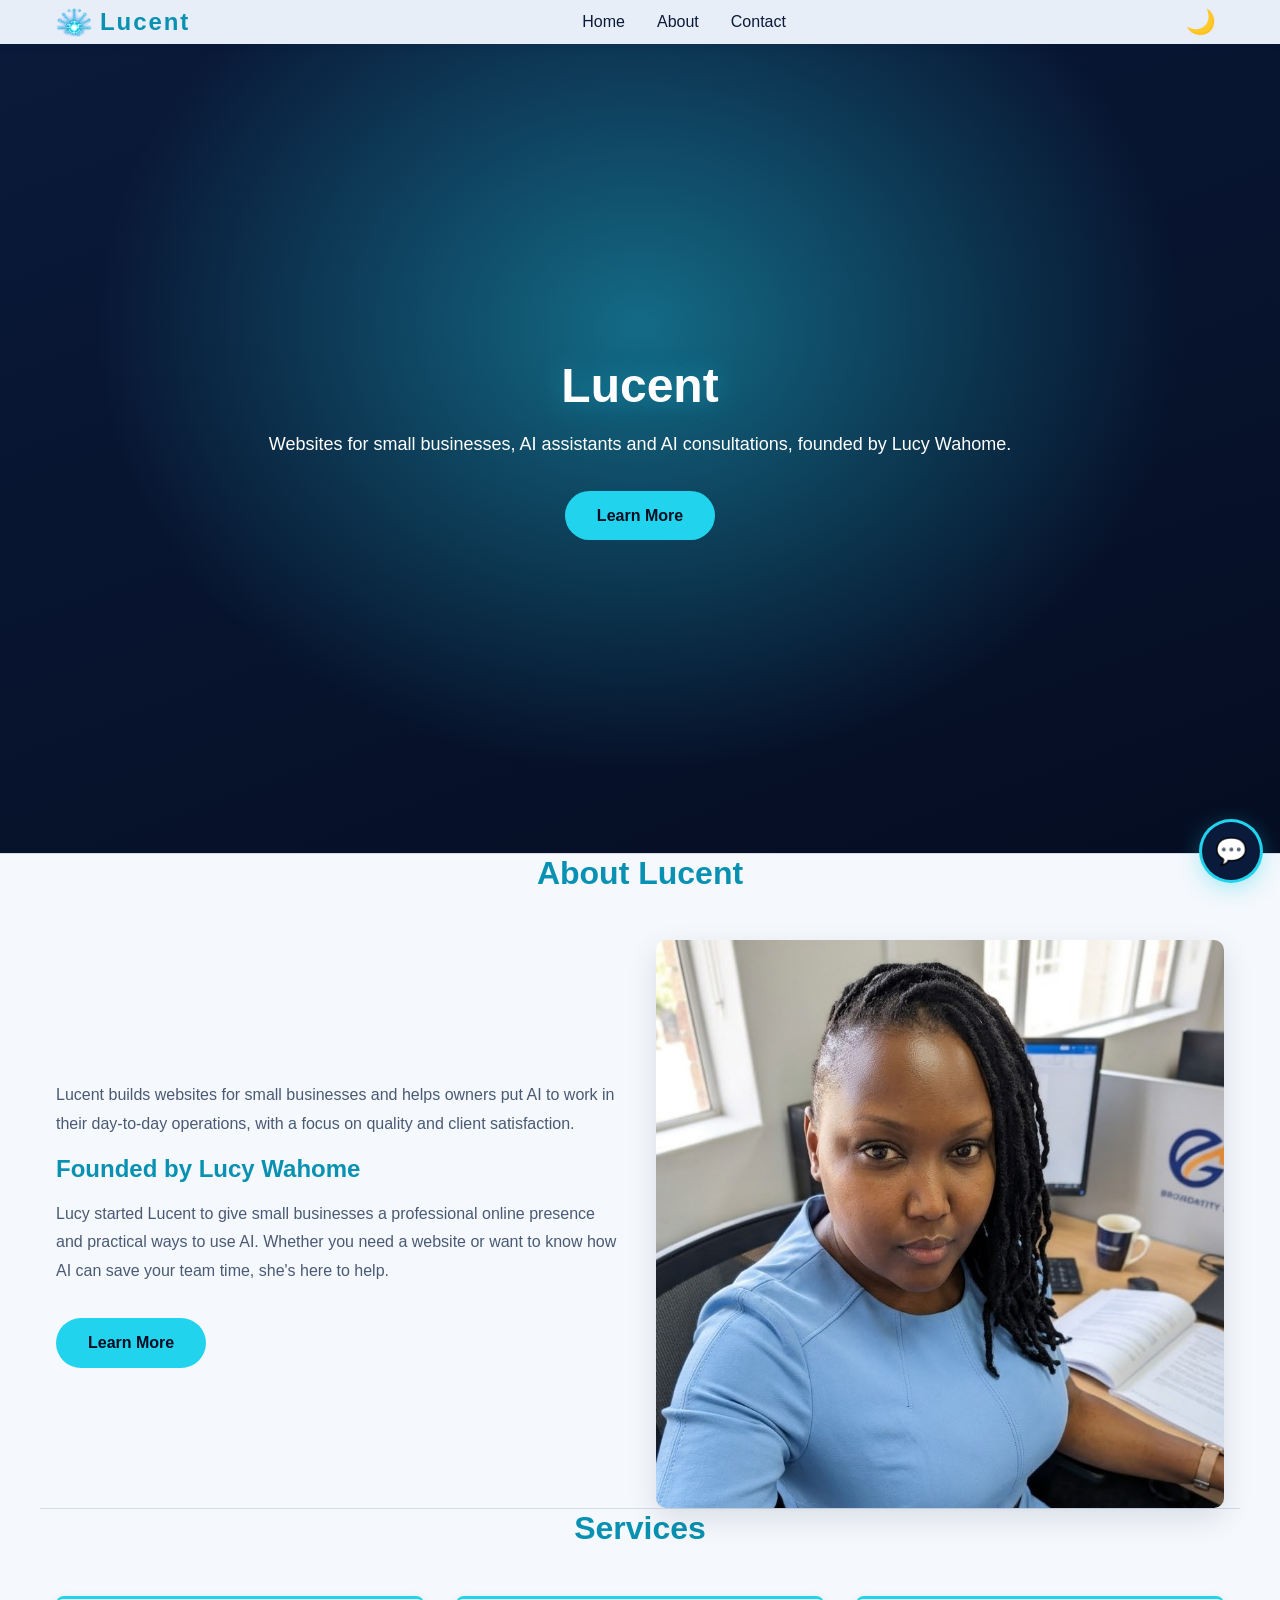
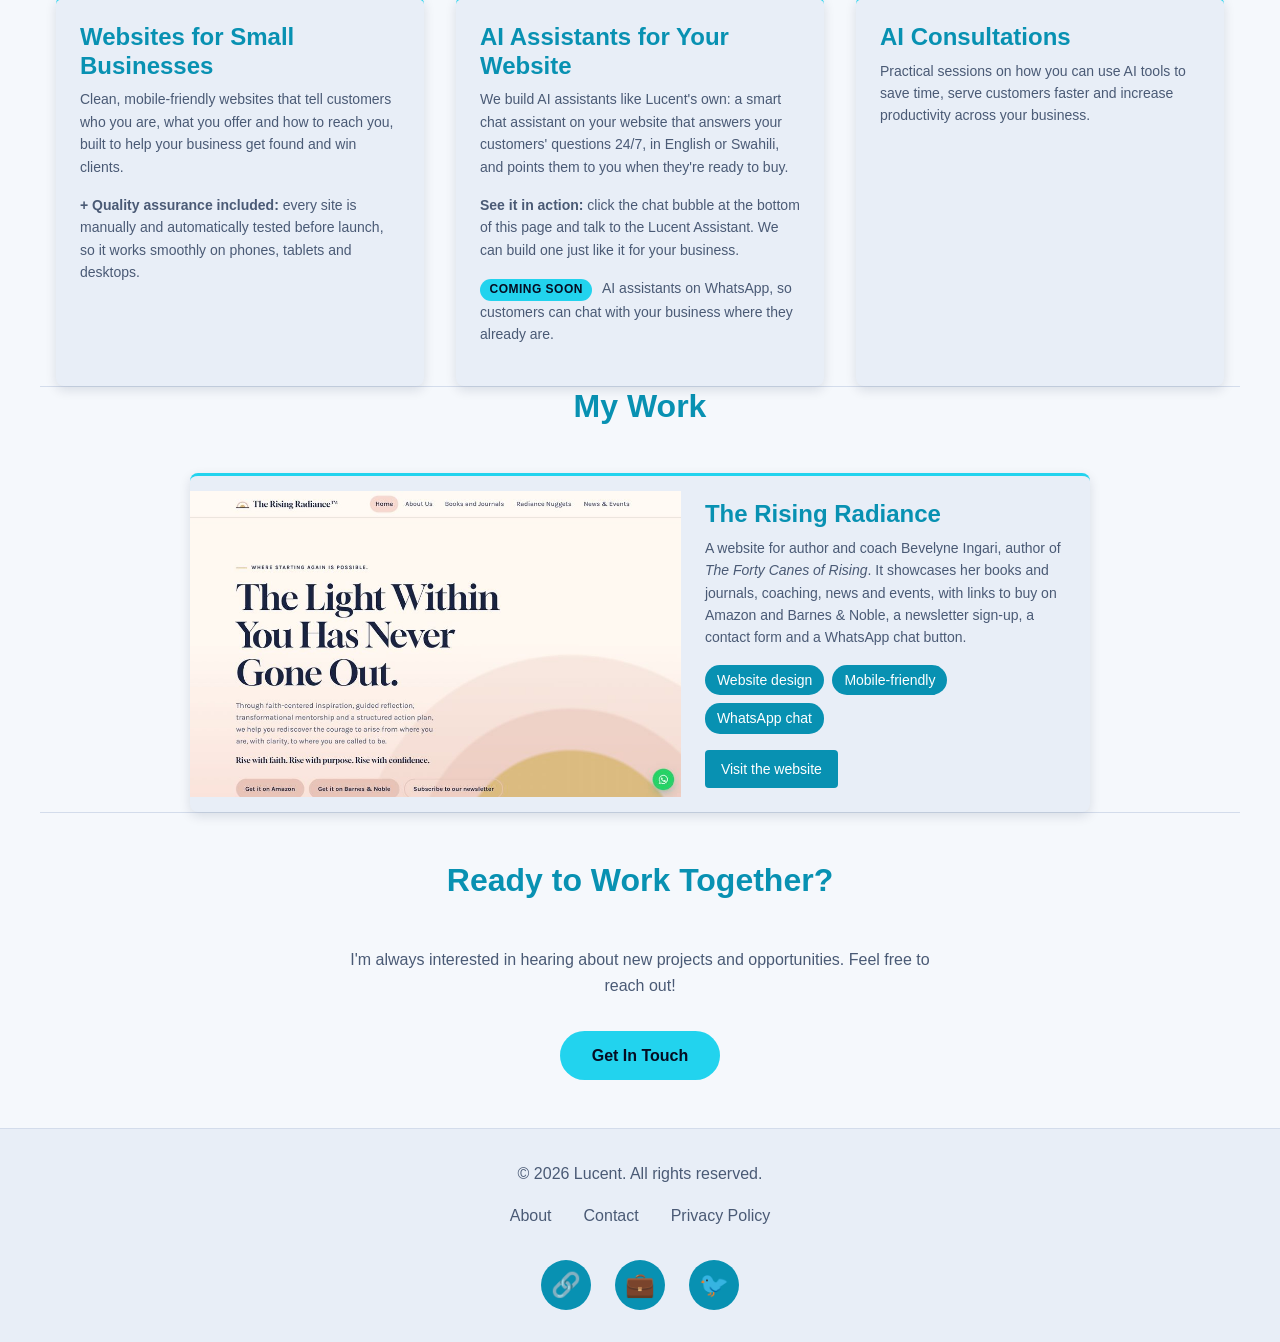
<file: index.html>
<!DOCTYPE html>
<html lang="en">
<head>
  <meta charset="UTF-8">
  <meta name="viewport" content="width=device-width, initial-scale=1.0">
  <meta name="description" content="Lucent - websites for small businesses, AI assistants and AI consultations">
  <meta name="keywords" content="web development, small business websites, AI consultation, AI productivity, Kenya">
  <meta name="author" content="Lucy Wahome">
  <meta property="og:title" content="Lucent - Websites, AI Assistants &amp; AI Consultations">
  <meta property="og:description" content="Websites for small businesses, AI assistants like ours, and AI consultations to boost productivity.">
  <meta property="og:type" content="website">
  
  <title>Lucent - Websites, AI Assistants &amp; AI Consultations</title>
  
  <link rel="icon" type="image/png" href="assets/favicon.png">
  <link rel="stylesheet" href="css/styles.css">
</head>
<body>
  <!-- HEADER & NAVIGATION -->
  <header>
    <nav class="container">
      <div class="logo">
        <img class="logo-icon" src="assets/logo-icon.png" alt="" aria-hidden="true">
        <span class="logo-text">Lucent</span>
      </div>
      
      <button id="nav-toggle" class="nav-toggle" aria-label="Toggle navigation menu">
        <span></span>
        <span></span>
        <span></span>
      </button>
      
      <ul id="nav-links" class="nav-links">
        <li><a href="index.html">Home</a></li>
        <li><a href="pages/about.html">About</a></li>
        <li><a href="pages/contact.html">Contact</a></li>
      </ul>
      
      <button id="theme-toggle" class="theme-toggle" aria-label="Toggle dark mode" title="Toggle dark mode">
        🌙
      </button>
    </nav>
  </header>

  <!-- MAIN CONTENT -->
  <main>
    <!-- HERO SECTION -->
    <section class="hero">
      <div class="hero-content">
        <h1>Lucent</h1>
        <p>Websites for small businesses, AI assistants and AI consultations, founded by Lucy Wahome.</p>
        <a href="pages/about.html" class="hero-cta">Learn More</a>
      </div>
    </section>

    <!-- QUICK INTRO SECTION -->
    <section class="container">
      <h2>About Lucent</h2>
      <div class="about-content">
        <div class="about-text">
          <p>
            Lucent builds websites for small businesses and helps owners put AI to work in their day-to-day operations,
            with a focus on quality and client satisfaction.
          </p>
          <h3>Founded by Lucy Wahome</h3>
          <p>
            Lucy started Lucent to give small businesses a professional online presence and practical ways to use AI.
            Whether you need a website or want to know how AI can save your team time, she's here to help.
          </p>
          <a href="pages/about.html" class="hero-cta" style="display: inline-block; margin-top: 1rem;">Learn More</a>
        </div>
        <img src="assets/profile.jpg" alt="Lucy Wahome, founder of Lucent" class="about-image">
      </div>
    </section>

    <!-- SERVICES SECTION -->
    <section class="container" id="services">
      <h2>Services</h2>
      <div class="projects-grid">
        <div class="project-card">
          <div class="project-content">
            <h3>Websites for Small Businesses</h3>
            <p class="project-description">
              Clean, mobile-friendly websites that tell customers who you are, what you offer and how to reach you, built to help your business get found and win clients.
            </p>
            <p class="project-description">
              <strong>+ Quality assurance included:</strong> every site is manually and automatically tested before launch, so it works smoothly on phones, tablets and desktops.
            </p>
          </div>
        </div>
        <div class="project-card">
          <div class="project-content">
            <h3>AI Assistants for Your Website</h3>
            <p class="project-description">
              We build AI assistants like Lucent's own: a smart chat assistant on your website that answers your customers' questions 24/7, in English or Swahili, and points them to you when they're ready to buy.
            </p>
            <p class="project-description">
              <strong>See it in action:</strong> click the chat bubble at the bottom of this page and talk to the Lucent Assistant. We can build one just like it for your business.
            </p>
            <p class="project-description">
              <span class="coming-soon">Coming soon</span> AI assistants on WhatsApp, so customers can chat with your business where they already are.
            </p>
          </div>
        </div>
        <div class="project-card">
          <div class="project-content">
            <h3>AI Consultations</h3>
            <p class="project-description">
              Practical sessions on how you can use AI tools to save time, serve customers faster and increase productivity across your business.
            </p>
          </div>
        </div>
      </div>
    </section>

    <!-- MY WORK SECTION -->
    <section class="container" id="work">
      <h2>My Work</h2>
      <div class="work-feature project-card">
        <a href="https://www.therisingradiance.com" target="_blank" rel="noopener noreferrer">
          <img class="project-image work-image" src="assets/work-rising-radiance.jpg" alt="Homepage of The Rising Radiance website" loading="lazy">
        </a>
        <div class="project-content">
          <h3>The Rising Radiance</h3>
          <p class="project-description">
            A website for author and coach Bevelyne Ingari, author of <em>The Forty Canes of Rising</em>. It showcases her books and journals,
            coaching, news and events, with links to buy on Amazon and Barnes &amp; Noble, a newsletter sign-up, a contact form
            and a WhatsApp chat button.
          </p>
          <div class="project-tech">
            <span class="tech-badge">Website design</span>
            <span class="tech-badge">Mobile-friendly</span>
            <span class="tech-badge">WhatsApp chat</span>
          </div>
          <div class="project-links">
            <a href="https://www.therisingradiance.com" target="_blank" rel="noopener noreferrer">Visit the website</a>
          </div>
        </div>
      </div>
    </section>

    <!-- CTA SECTION -->
    <section class="container" style="text-align: center; padding: 3rem 1rem;">
      <h2>Ready to Work Together?</h2>
      <p style="color: var(--text-secondary); margin-bottom: 2rem; max-width: 600px; margin-left: auto; margin-right: auto;">
        I'm always interested in hearing about new projects and opportunities. Feel free to reach out!
      </p>
      <a href="pages/contact.html" class="hero-cta">Get In Touch</a>
    </section>
  </main>

  <!-- FOOTER -->
  <footer>
    <div class="container">
      <p>&copy; 2026 Lucent. All rights reserved.</p>
      <div class="footer-links">
        <a href="pages/about.html">About</a>
        <a href="pages/contact.html">Contact</a>
        <a href="pages/privacy.html">Privacy Policy</a>
      </div>
      <div class="social-links">
        <a href="https://github.com/lwahome" target="_blank" rel="noopener noreferrer" title="GitHub">🔗</a>
        <a href="https://linkedIn.com/in/Lucywahome" target="_blank" rel="noopener noreferrer" title="LinkedIn">💼</a>
        <a href="https://twitter.com/nyawirahome" target="_blank" rel="noopener noreferrer" title="Twitter">🐦</a>
      </div>
    </div>
  </footer>

  <script src="js/main.js"></script>
  <script src="js/chat-widget.js" defer></script>
</body>
</html>
</file>
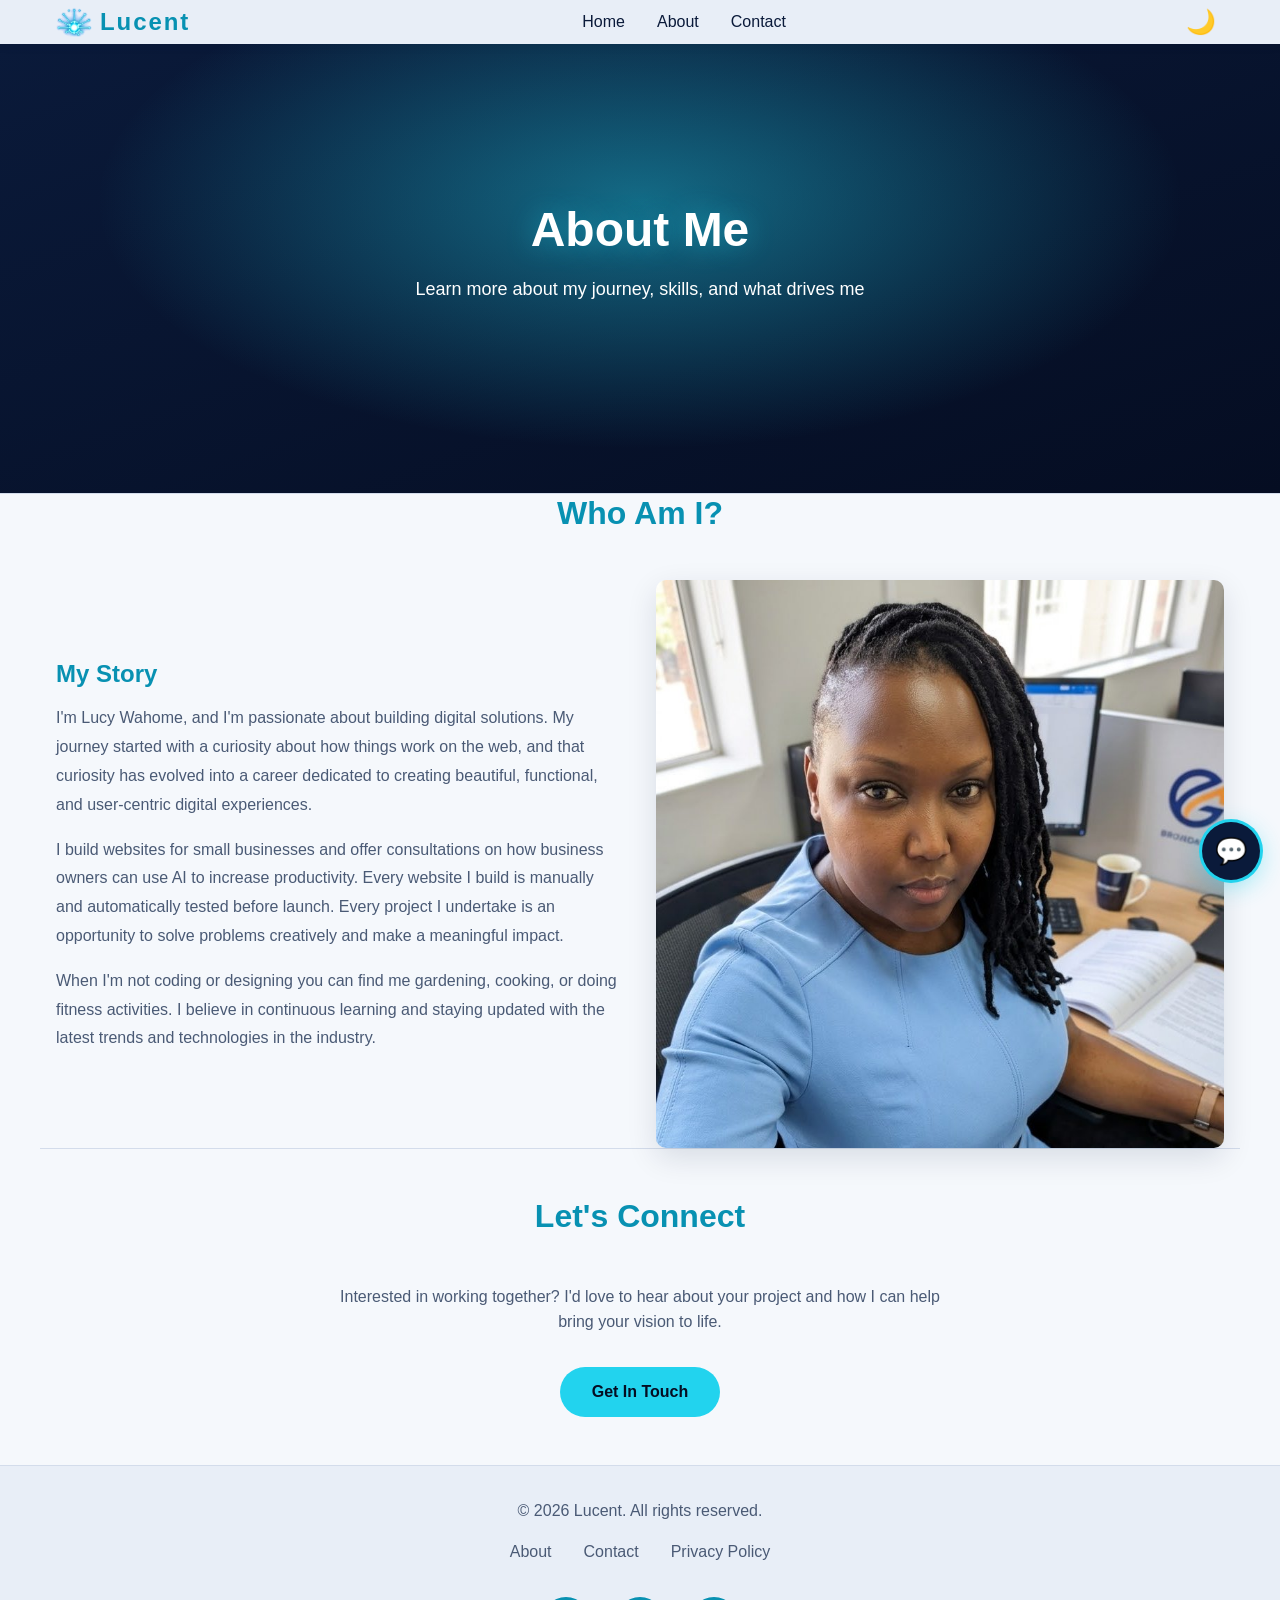
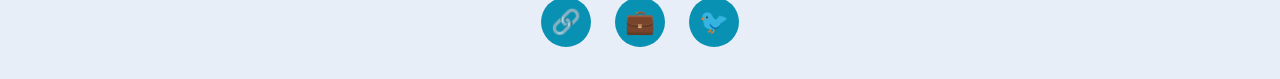
<file: pages/about.html>
<!DOCTYPE html>
<html lang="en">
<head>
  <meta charset="UTF-8">
  <meta name="viewport" content="width=device-width, initial-scale=1.0">
  <meta name="description" content="About Me - Learn more about my background, experience, and journey">
  <meta name="keywords" content="about, web development, AI consultation">
  
  <title>About - Lucent</title>
  
  <link rel="icon" type="image/png" href="../assets/favicon.png">
  <link rel="stylesheet" href="../css/styles.css">
</head>
<body>
  <!-- HEADER & NAVIGATION -->
  <header>
    <nav class="container">
      <div class="logo">
        <img class="logo-icon" src="../assets/logo-icon.png" alt="" aria-hidden="true">
        <span class="logo-text">Lucent</span>
      </div>
      
      <button id="nav-toggle" class="nav-toggle" aria-label="Toggle navigation menu">
        <span></span>
        <span></span>
        <span></span>
      </button>
      
      <ul id="nav-links" class="nav-links">
        <li><a href="../index.html">Home</a></li>
        <li><a href="about.html">About</a></li>
        <li><a href="contact.html">Contact</a></li>
      </ul>
      
      <button id="theme-toggle" class="theme-toggle" aria-label="Toggle dark mode" title="Toggle dark mode">
        🌙
      </button>
    </nav>
  </header>

  <!-- MAIN CONTENT -->
  <main>
    <!-- PAGE HEADER -->
    <section class="hero" style="min-height: 50vh;">
      <div class="hero-content">
        <h1>About Me</h1>
        <p>Learn more about my journey, skills, and what drives me</p>
      </div>
    </section>

    <!-- ABOUT CONTENT -->
    <section class="container">
      <h2>Who Am I?</h2>
      <div class="about-content">
        <div class="about-text">
          <h3>My Story</h3>
          <p>
            I'm Lucy Wahome, and I'm passionate about building digital solutions. 
            My journey started with a curiosity about how things work on the web, and that curiosity has evolved 
            into a career dedicated to creating beautiful, functional, and user-centric digital experiences.
          </p>
          <p>
            I build websites for small businesses and offer consultations on how business owners can use AI to increase productivity.
            Every website I build is manually and automatically tested before launch.
            Every project I undertake is an opportunity to solve problems creatively and make a meaningful impact.
          </p>
          <p>
            When I'm not coding or designing you can find me gardening, cooking, or doing fitness activities. 
            I believe in continuous learning and staying updated with the latest trends and technologies in the industry.
          </p>
        </div>
        <img src="../assets/profile.jpg" alt="Profile photo" class="about-image">
      </div>
    </section>

    


   

    <!-- CTA SECTION -->
    <section class="container" style="text-align: center; padding: 3rem 1rem;">
      <h2>Let's Connect</h2>
      <p style="color: var(--text-secondary); margin-bottom: 2rem; max-width: 600px; margin-left: auto; margin-right: auto;">
        Interested in working together? I'd love to hear about your project and how I can help bring your vision to life.
      </p>
      <a href="contact.html" class="hero-cta">Get In Touch</a>
    </section>
  </main>

  <!-- FOOTER -->
  <footer>
    <div class="container">
      <p>&copy; 2026 Lucent. All rights reserved.</p>
      <div class="footer-links">
        <a href="about.html">About</a>
        <a href="contact.html">Contact</a>
        <a href="privacy.html">Privacy Policy</a>
      </div>
      <div class="social-links">
        <a href="https://github.com/lwahome" target="_blank" rel="noopener noreferrer" title="GitHub">🔗</a>
        <a href="https://linkedIn.com/in/Lucywahome" target="_blank" rel="noopener noreferrer" title="LinkedIn">💼</a>
        <a href="https://twitter.com/nyawirahome" target="_blank" rel="noopener noreferrer" title="Twitter">🐦</a>
      </div>
    </div>
  </footer>

  <script src="../js/main.js"></script>
  <script src="../js/chat-widget.js" defer></script>
</body>
</html>
</file>
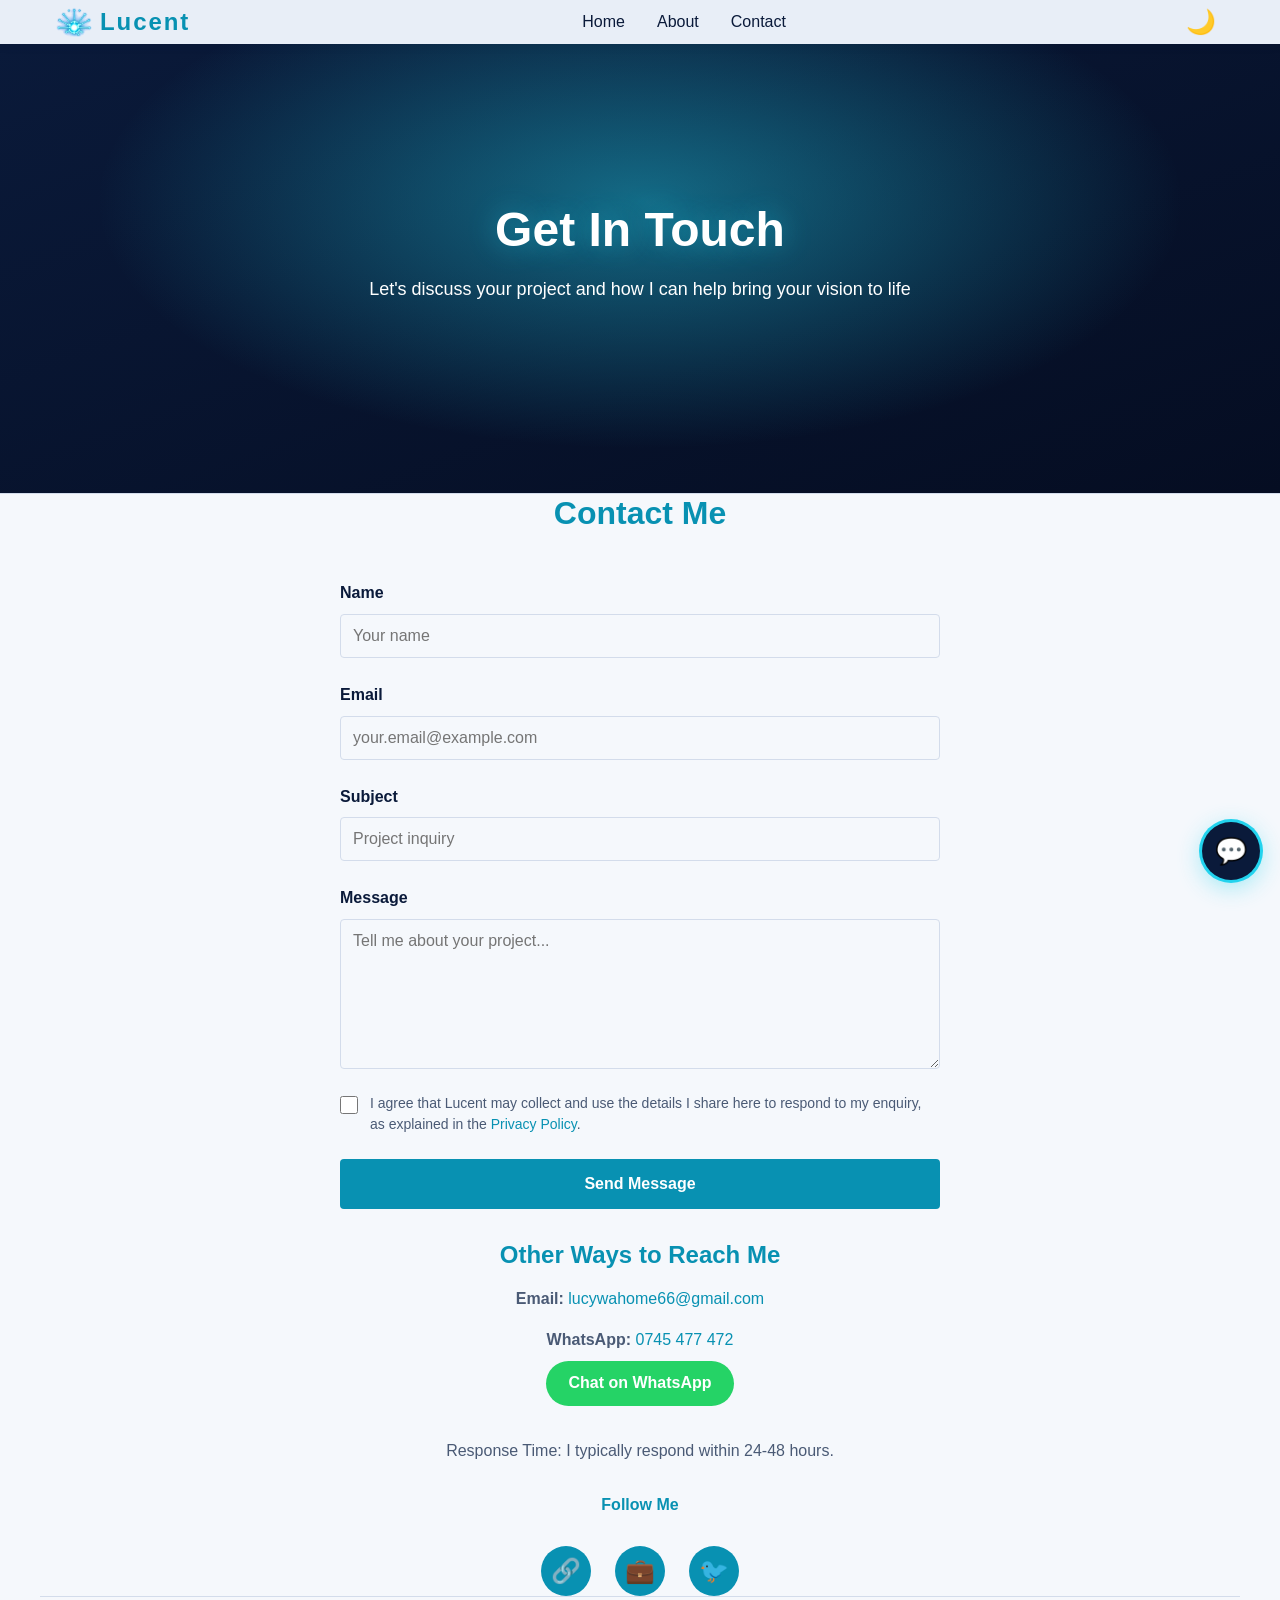
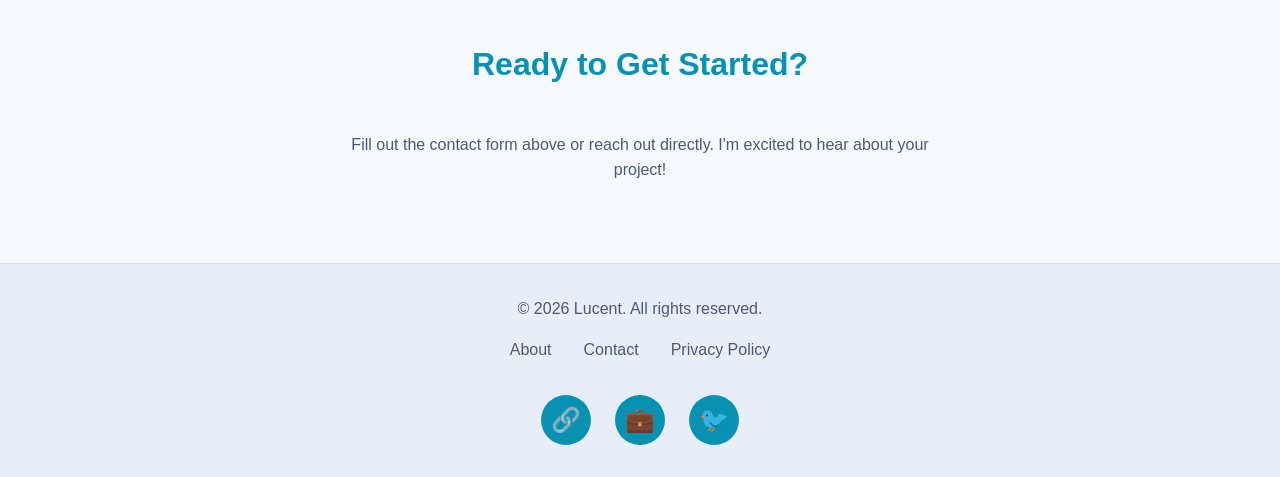
<file: pages/contact.html>
<!DOCTYPE html>
<html lang="en">
<head>
  <meta charset="UTF-8">
  <meta name="viewport" content="width=device-width, initial-scale=1.0">
  <meta name="description" content="Contact Me - Get in touch to discuss your project or collaboration">
  <meta name="keywords" content="contact, email, website, AI consultation">
  
  <title>Contact - Lucent</title>
  
  <link rel="icon" type="image/png" href="../assets/favicon.png">
  <link rel="stylesheet" href="../css/styles.css">
</head>
<body>
  <!-- HEADER & NAVIGATION -->
  <header>
    <nav class="container">
      <div class="logo">
        <img class="logo-icon" src="../assets/logo-icon.png" alt="" aria-hidden="true">
        <span class="logo-text">Lucent</span>
      </div>
      
      <button id="nav-toggle" class="nav-toggle" aria-label="Toggle navigation menu">
        <span></span>
        <span></span>
        <span></span>
      </button>
      
      <ul id="nav-links" class="nav-links">
        <li><a href="../index.html">Home</a></li>
        <li><a href="about.html">About</a></li>
        <li><a href="contact.html">Contact</a></li>
      </ul>
      
      <button id="theme-toggle" class="theme-toggle" aria-label="Toggle dark mode" title="Toggle dark mode">
        🌙
      </button>
    </nav>
  </header>

  <!-- MAIN CONTENT -->
  <main>
    <!-- PAGE HEADER -->
    <section class="hero" style="min-height: 50vh;">
      <div class="hero-content">
        <h1>Get In Touch</h1>
        <p>Let's discuss your project and how I can help bring your vision to life</p>
      </div>
    </section>

    <!-- CONTACT SECTION -->
    <section class="container">
      <h2>Contact Me</h2>
      <div class="contact-content">
        <form id="contact-form" class="contact-form" action="https://formspree.io/f/xdayvabk" method="POST">
          <div class="form-group">
            <label for="name">Name</label>
            <input type="text" id="name" name="name" required placeholder="Your name">
          </div>

          <div class="form-group">
            <label for="email">Email</label>
            <input type="email" id="email" name="email" required placeholder="your.email@example.com">
          </div>

          <div class="form-group">
            <label for="subject">Subject</label>
            <input type="text" id="subject" name="subject" placeholder="Project inquiry">
          </div>

          <div class="form-group">
            <label for="message">Message</label>
            <textarea id="message" name="message" required placeholder="Tell me about your project..."></textarea>
          </div>

          <div class="consent-group">
            <input type="checkbox" id="privacy-consent" name="privacy_consent" value="Agreed to Privacy Policy" required>
            <label for="privacy-consent">
              I agree that Lucent may collect and use the details I share here to respond to my enquiry, as explained in the
              <a href="privacy.html" target="_blank" rel="noopener">Privacy Policy</a>.
            </label>
          </div>

          <button type="submit" class="submit-btn">Send Message</button>
        </form>

        <div class="contact-info">
          <h3 style="color: var(--accent); margin-top: 2rem; margin-bottom: 1rem;">Other Ways to Reach Me</h3>
          
          <p>
            <strong>Email:</strong> <a href="mailto:lucywahome66@gmail.com">lucywahome66@gmail.com</a>
          </p>

          <p>
            <strong>WhatsApp:</strong> <a href="https://wa.me/254745477472" target="_blank" rel="noopener noreferrer">0745 477 472</a><br>
            <a class="whatsapp-btn" href="https://wa.me/254745477472" target="_blank" rel="noopener noreferrer">Chat on WhatsApp</a>
          </p>

          <p style="margin-top: 2rem; color: var(--text-secondary);">
            Response Time: I typically respond within 24-48 hours.
          </p>

          <div style="margin-top: 2rem;">
            <h4 style="color: var(--accent); margin-bottom: 1rem;">Follow Me</h4>
            <div class="social-links">
              <a href="https://github.com/lwahome" target="_blank" rel="noopener noreferrer" title="GitHub">🔗</a>
              <a href="https://linkedIn.com/in/Lucywahome" target="_blank" rel="noopener noreferrer" title="LinkedIn">💼</a>
              <a href="https://twitter.com/nyawirahome" target="_blank" rel="noopener noreferrer" title="Twitter">🐦</a>
            </div>
          </div>
        </div>
      </div>
    </section>

    <!-- CTA SECTION -->
    <section class="container" style="text-align: center; padding: 3rem 1rem;">
      <h2>Ready to Get Started?</h2>
      <p style="color: var(--text-secondary); margin-bottom: 2rem; max-width: 600px; margin-left: auto; margin-right: auto;">
        Fill out the contact form above or reach out directly. I'm excited to hear about your project!
      </p>
    </section>
  </main>

  <!-- FOOTER -->
  <footer>
    <div class="container">
      <p>&copy; 2026 Lucent. All rights reserved.</p>
      <div class="footer-links">
        <a href="about.html">About</a>
        <a href="contact.html">Contact</a>
        <a href="privacy.html">Privacy Policy</a>
      </div>
      <div class="social-links">
        <a href="https://github.com/lwahome" target="_blank" rel="noopener noreferrer" title="GitHub">🔗</a>
        <a href="https://linkedIn.com/in/Lucywahome" target="_blank" rel="noopener noreferrer" title="LinkedIn">💼</a>
        <a href="https://twitter.com/nyawirahome" target="_blank" rel="noopener noreferrer" title="Twitter">🐦</a>
      </div>
    </div>
  </footer>

  <script src="../js/main.js"></script>
  <script src="../js/chat-widget.js" defer></script>
</body>
</html>
</file>
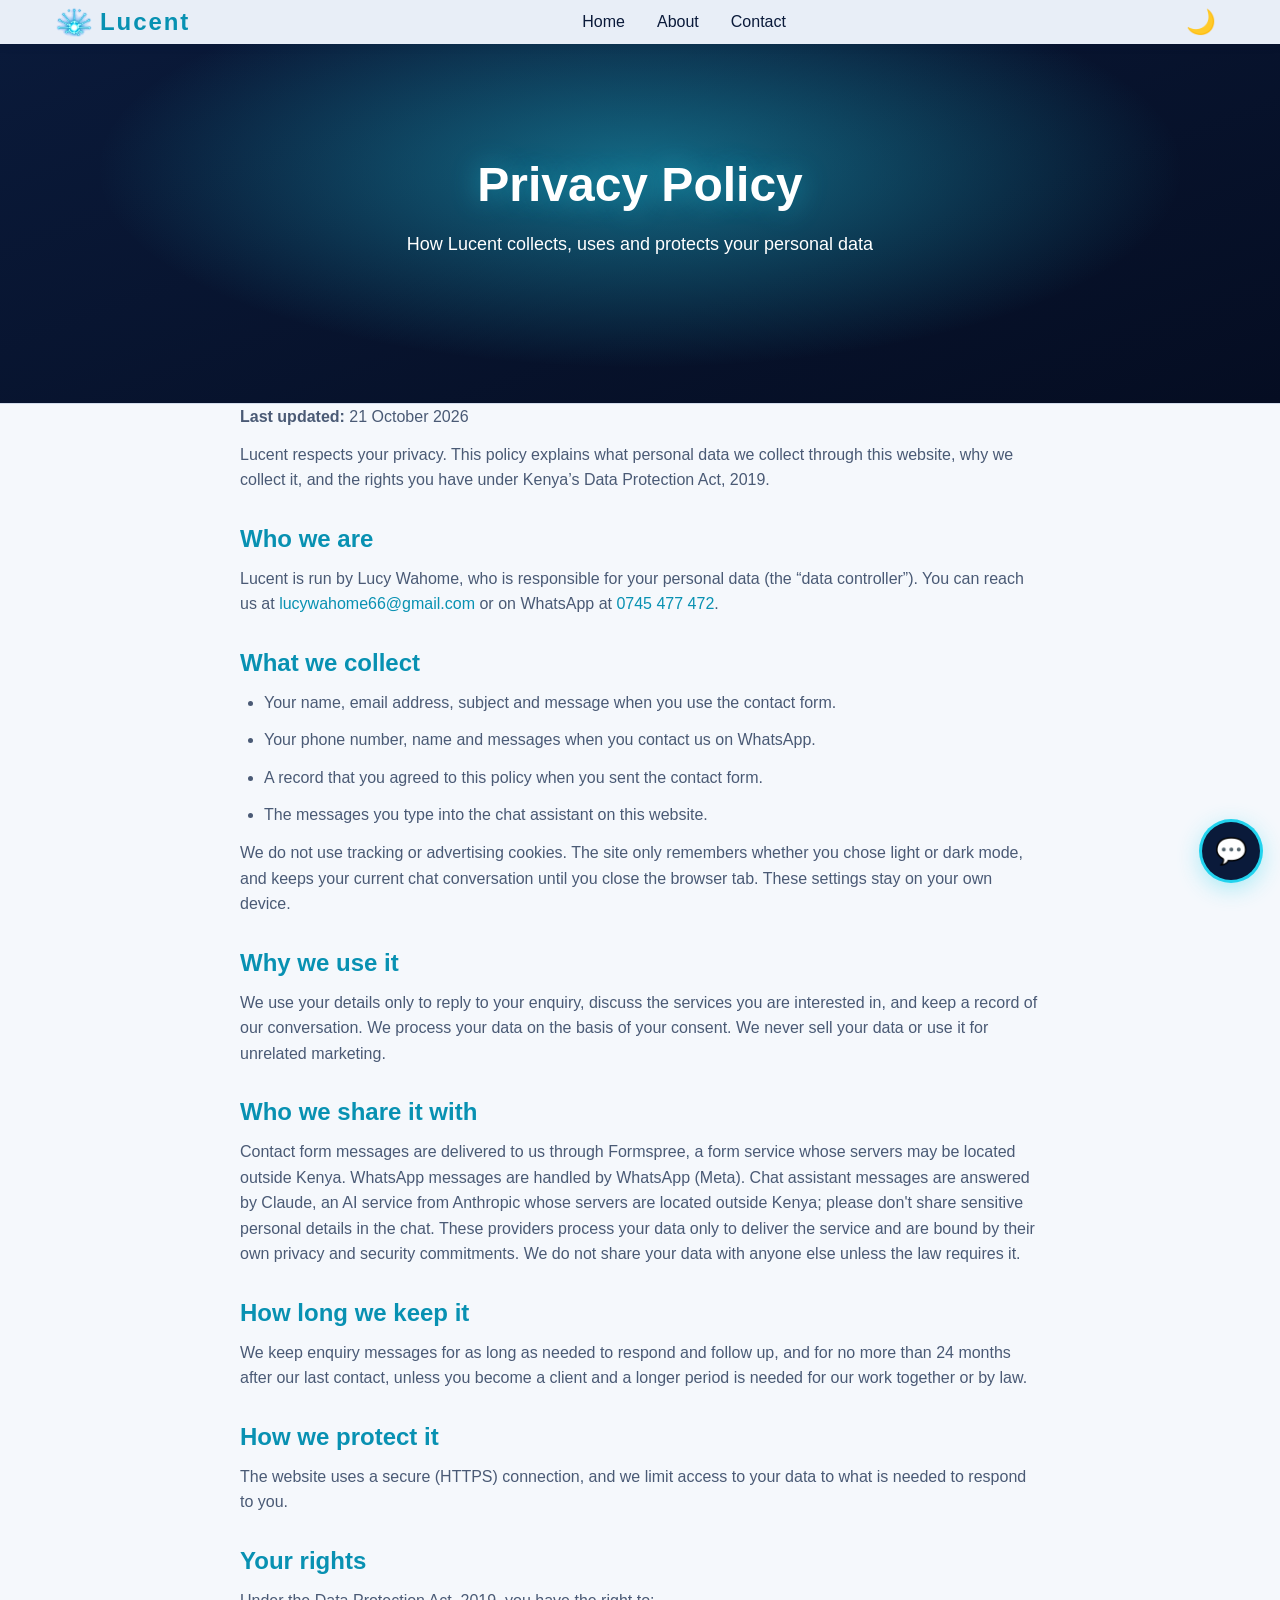
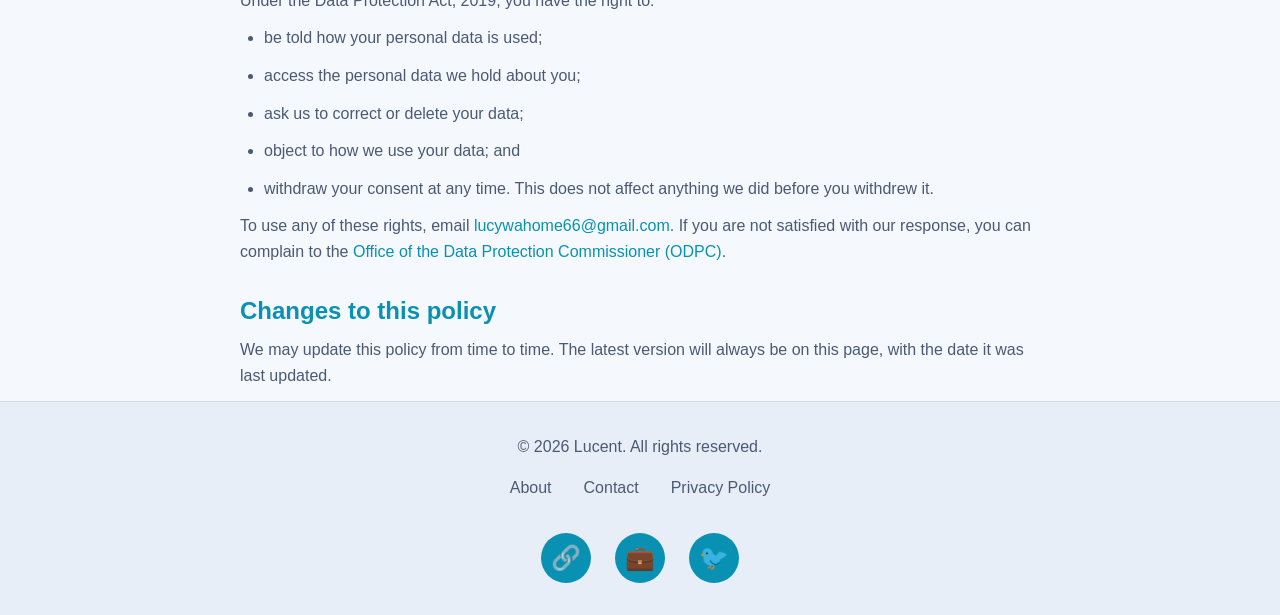
<file: pages/privacy.html>
<!DOCTYPE html>
<html lang="en">
<head>
  <meta charset="UTF-8">
  <meta name="viewport" content="width=device-width, initial-scale=1.0">
  <meta name="description" content="How Lucent collects, uses and protects your personal data.">
  <meta name="keywords" content="privacy policy, data protection, Lucent">
  
  <title>Privacy Policy - Lucent</title>
  
  <link rel="icon" type="image/png" href="../assets/favicon.png">
  <link rel="stylesheet" href="../css/styles.css">
</head>
<body>
  <!-- HEADER & NAVIGATION -->
  <header>
    <nav class="container">
      <div class="logo">
        <img class="logo-icon" src="../assets/logo-icon.png" alt="" aria-hidden="true">
        <span class="logo-text">Lucent</span>
      </div>
      
      <button id="nav-toggle" class="nav-toggle" aria-label="Toggle navigation menu">
        <span></span>
        <span></span>
        <span></span>
      </button>
      
      <ul id="nav-links" class="nav-links">
        <li><a href="../index.html">Home</a></li>
        <li><a href="about.html">About</a></li>
        <li><a href="contact.html">Contact</a></li>
      </ul>
      
      <button id="theme-toggle" class="theme-toggle" aria-label="Toggle dark mode" title="Toggle dark mode">
        🌙
      </button>
    </nav>
  </header>

  <!-- MAIN CONTENT -->
  <main>
    <section class="hero" style="min-height: 40vh;">
      <div class="hero-content">
        <h1>Privacy Policy</h1>
        <p>How Lucent collects, uses and protects your personal data</p>
      </div>
    </section>

    <section class="container">
      <div class="policy">
        <p><strong>Last updated:</strong> 21 October 2026</p>
        <p>
          Lucent respects your privacy. This policy explains what personal data we collect through this website,
          why we collect it, and the rights you have under Kenya&rsquo;s Data Protection Act, 2019.
        </p>

        <h2>Who we are</h2>
        <p>
          Lucent is run by Lucy Wahome, who is responsible for your personal data (the &ldquo;data controller&rdquo;).
          You can reach us at <a href="mailto:lucywahome66@gmail.com">lucywahome66@gmail.com</a> or on WhatsApp at
          <a href="https://wa.me/254745477472" target="_blank" rel="noopener noreferrer">0745 477 472</a>.
        </p>

        <h2>What we collect</h2>
        <ul>
          <li>Your name, email address, subject and message when you use the contact form.</li>
          <li>Your phone number, name and messages when you contact us on WhatsApp.</li>
          <li>A record that you agreed to this policy when you sent the contact form.</li>
          <li>The messages you type into the chat assistant on this website.</li>
        </ul>
        <p>
          We do not use tracking or advertising cookies. The site only remembers whether you chose light or dark mode,
          and keeps your current chat conversation until you close the browser tab. These settings stay on your own device.
        </p>

        <h2>Why we use it</h2>
        <p>
          We use your details only to reply to your enquiry, discuss the services you are interested in, and keep a
          record of our conversation. We process your data on the basis of your consent. We never sell your data or
          use it for unrelated marketing.
        </p>

        <h2>Who we share it with</h2>
        <p>
          Contact form messages are delivered to us through Formspree, a form service whose servers may be located
          outside Kenya. WhatsApp messages are handled by WhatsApp (Meta). Chat assistant messages are
          answered by Claude, an AI service from Anthropic whose servers are located outside Kenya; please don't share
          sensitive personal details in the chat. These providers process your data only to
          deliver the service and are bound by their own privacy and security commitments. We do not share your data
          with anyone else unless the law requires it.
        </p>

        <h2>How long we keep it</h2>
        <p>
          We keep enquiry messages for as long as needed to respond and follow up, and for no more than 24 months after
          our last contact, unless you become a client and a longer period is needed for our work together or by law.
        </p>

        <h2>How we protect it</h2>
        <p>
          The website uses a secure (HTTPS) connection, and we limit access to your data to what is needed to respond to you.
        </p>

        <h2>Your rights</h2>
        <p>Under the Data Protection Act, 2019, you have the right to:</p>
        <ul>
          <li>be told how your personal data is used;</li>
          <li>access the personal data we hold about you;</li>
          <li>ask us to correct or delete your data;</li>
          <li>object to how we use your data; and</li>
          <li>withdraw your consent at any time. This does not affect anything we did before you withdrew it.</li>
        </ul>
        <p>
          To use any of these rights, email <a href="mailto:lucywahome66@gmail.com">lucywahome66@gmail.com</a>.
          If you are not satisfied with our response, you can complain to the
          <a href="https://www.odpc.go.ke" target="_blank" rel="noopener noreferrer">Office of the Data Protection Commissioner (ODPC)</a>.
        </p>

        <h2>Changes to this policy</h2>
        <p>
          We may update this policy from time to time. The latest version will always be on this page, with the date it was last updated.
        </p>
      </div>
    </section>
  </main>

  <!-- FOOTER -->
  <footer>
    <div class="container">
      <p>&copy; 2026 Lucent. All rights reserved.</p>
      <div class="footer-links">
        <a href="about.html">About</a>
        <a href="contact.html">Contact</a>
        <a href="privacy.html">Privacy Policy</a>
      </div>
      <div class="social-links">
        <a href="https://github.com/lwahome" target="_blank" rel="noopener noreferrer" title="GitHub">🔗</a>
        <a href="https://linkedIn.com/in/Lucywahome" target="_blank" rel="noopener noreferrer" title="LinkedIn">💼</a>
        <a href="https://twitter.com/nyawirahome" target="_blank" rel="noopener noreferrer" title="Twitter">🐦</a>
      </div>
    </div>
  </footer>

  <script src="../js/main.js"></script>
  <script src="../js/chat-widget.js" defer></script>
</body>
</html>
</file>
<file: css/styles.css>
/* ============================================================================
   PORTFOLIO WEBSITE - MAIN STYLES
   Mobile-first responsive design with dark mode support
   ============================================================================ */

/* CSS Variables for theming */
:root {
  /* Light mode colors */
  /* Lucent brand */
  --navy: #0a1a3a;
  --navy-deep: #050d22;
  --cyan: #22d3ee;
  --cyan-glow: rgba(34, 211, 238, 0.45);

  --bg-primary: #f5f8fc;
  --bg-secondary: #e8eef7;
  --text-primary: #0a1a3a;
  --text-secondary: #4a5a75;
  --accent: #0891b2;
  --accent-dark: #0a1a3a;
  --border: #d3dceb;
  --shadow: rgba(10, 26, 58, 0.12);
  
  /* Typography */
  --font-family: 'Segoe UI', Tahoma, Geneva, Verdana, sans-serif;
  --font-size-base: 16px;
  --font-size-sm: 14px;
  --font-size-lg: 18px;
  --font-size-xl: 24px;
  --font-size-2xl: 32px;
  --font-size-3xl: 48px;
  
  /* Spacing */
  --spacing-unit: 1rem;
}

/* Dark mode colors */
body.dark-mode {
  --bg-primary: #050d22;
  --bg-secondary: #0d1f45;
  --text-primary: #e8f6fb;
  --text-secondary: #9fb3cf;
  --accent: #22d3ee;
  --border: #1c3263;
  --shadow: rgba(0, 0, 0, 0.5);
}

/* ============================================================================
   GLOBAL STYLES
   ============================================================================ */

* {
  margin: 0;
  padding: 0;
  box-sizing: border-box;
}

html {
  scroll-behavior: smooth;
}

body {
  font-family: var(--font-family);
  font-size: var(--font-size-base);
  color: var(--text-primary);
  background-color: var(--bg-primary);
  line-height: 1.6;
  transition: background-color 0.3s ease, color 0.3s ease;
}

a {
  color: var(--accent);
  text-decoration: none;
  transition: color 0.3s ease;
}

a:hover {
  color: var(--accent-dark);
}

button {
  font-family: var(--font-family);
  cursor: pointer;
  border: none;
  transition: all 0.3s ease;
}

img {
  max-width: 100%;
  height: auto;
  display: block;
}

h1, h2, h3, h4, h5, h6 {
  line-height: 1.2;
  margin-bottom: var(--spacing-unit);
}

h1 {
  font-size: var(--font-size-3xl);
}

h2 {
  font-size: var(--font-size-2xl);
}

h3 {
  font-size: var(--font-size-xl);
}

/* ============================================================================
   HEADER & NAVIGATION
   ============================================================================ */

header {
  background-color: var(--bg-secondary);
  box-shadow: 0 2px 8px var(--shadow);
  position: sticky;
  top: 0;
  z-index: 100;
}

nav {
  display: flex;
  justify-content: space-between;
  align-items: center;
  padding: 1.5rem var(--spacing-unit);
  max-width: 1200px;
  margin: 0 auto;
}

.logo {
  font-size: var(--font-size-xl);
  font-weight: bold;
  color: var(--accent);
  display: flex;
  align-items: center;
  gap: 0.5rem;
}

.nav-links {
  display: none;
  list-style: none;
  gap: 2rem;
}

.nav-links a {
  color: var(--text-primary);
  font-weight: 500;
}

.nav-links a:hover {
  color: var(--accent);
}

.nav-toggle {
  display: flex;
  flex-direction: column;
  background: none;
  border: none;
  cursor: pointer;
  gap: 0.4rem;
}

.nav-toggle span {
  width: 25px;
  height: 3px;
  background-color: var(--text-primary);
  transition: all 0.3s ease;
}

.theme-toggle {
  background: none;
  font-size: 1.5rem;
  cursor: pointer;
  padding: 0.5rem;
}

.theme-toggle:hover {
  transform: scale(1.1);
}

/* Mobile menu open state */
.nav-links.active {
  display: flex;
  flex-direction: column;
  position: absolute;
  top: 100%;
  left: 0;
  right: 0;
  background-color: var(--bg-secondary);
  padding: 1rem;
  gap: 1rem;
  box-shadow: 0 4px 6px var(--shadow);
}

/* Hamburger animation */
.nav-toggle.active span:nth-child(1) {
  transform: rotate(45deg) translateY(10px);
}

.nav-toggle.active span:nth-child(2) {
  opacity: 0;
}

.nav-toggle.active span:nth-child(3) {
  transform: rotate(-45deg) translateY(-10px);
}

/* Tablet and up - show nav links */
@media (min-width: 768px) {
  .nav-links {
    display: flex !important;
  }
  
  .nav-toggle {
    display: none;
  }
}

/* ============================================================================
   HERO SECTION
   ============================================================================ */

.hero {
  min-height: 90vh;
  display: flex;
  align-items: center;
  justify-content: center;
  background:
    radial-gradient(ellipse at 50% 35%, var(--cyan-glow) 0%, transparent 60%),
    linear-gradient(160deg, var(--navy) 0%, var(--navy-deep) 100%);
  color: #ffffff;
  text-align: center;
  padding: var(--spacing-unit);
  gap: 2rem;
}

.hero-content h1 {
  font-size: var(--font-size-3xl);
  margin-bottom: 1rem;
  animation: fadeInUp 0.8s ease;
}

.hero-content p {
  font-size: var(--font-size-lg);
  margin-bottom: 2rem;
  opacity: 0.95;
  animation: fadeInUp 0.8s ease 0.2s both;
}

.hero-cta {
  display: inline-block;
  background-color: var(--cyan);
  color: var(--navy-deep);
  padding: 0.75rem 2rem;
  border-radius: 30px;
  font-weight: bold;
  animation: fadeInUp 0.8s ease 0.4s both;
  transition: transform 0.3s ease, box-shadow 0.3s ease;
}

.hero-cta:hover {
  transform: translateY(-3px);
  box-shadow: 0 0 24px var(--cyan-glow);
}

/* ============================================================================
   CONTAINER & SECTIONS
   ============================================================================ */

.container {
  max-width: 1200px;
  margin: 0 auto;
  padding: 0 var(--spacing-unit);
}

section {
  padding: 4rem var(--spacing-unit);
  border-bottom: 1px solid var(--border);
}

section:last-of-type {
  border-bottom: none;
}

section h2 {
  text-align: center;
  margin-bottom: 3rem;
  color: var(--accent);
  font-size: var(--font-size-2xl);
}

/* ============================================================================
   ABOUT SECTION
   ============================================================================ */

.about-content {
  display: grid;
  grid-template-columns: 1fr;
  gap: 2rem;
  align-items: center;
}

.about-text h3 {
  color: var(--accent);
  margin-bottom: 1rem;
}

.about-text p {
  margin-bottom: 1rem;
  color: var(--text-secondary);
  line-height: 1.8;
}

.about-image {
  border-radius: 10px;
  overflow: hidden;
  box-shadow: 0 10px 30px var(--shadow);
  aspect-ratio: 1 / 1;
  object-fit: cover;
  object-position: center top;
}

@media (min-width: 768px) {
  .about-content {
    grid-template-columns: 1fr 1fr;
  }
}

/* ============================================================================
   SKILLS SECTION
   ============================================================================ */

.skills-grid {
  display: grid;
  grid-template-columns: 1fr;
  gap: 2rem;
}

.skill-category {
  background-color: var(--bg-secondary);
  padding: 1.5rem;
  border-radius: 8px;
  border-left: 4px solid var(--accent);
}

.skill-category h3 {
  color: var(--accent);
  margin-bottom: 1rem;
}

.skill-tags {
  display: flex;
  flex-wrap: wrap;
  gap: 0.5rem;
}

.skill-tag {
  background-color: var(--accent);
  color: white;
  padding: 0.5rem 1rem;
  border-radius: 20px;
  font-size: var(--font-size-sm);
  animation: fadeIn 0.5s ease;
}

@media (min-width: 768px) {
  .skills-grid {
    grid-template-columns: repeat(2, 1fr);
  }
}

/* ============================================================================
   PROJECTS SECTION
   ============================================================================ */

.projects-grid {
  display: grid;
  grid-template-columns: 1fr;
  gap: 2rem;
}

.project-card {
  background-color: var(--bg-secondary);
  border-radius: 8px;
  overflow: hidden;
  box-shadow: 0 4px 12px var(--shadow);
  transition: transform 0.3s ease, box-shadow 0.3s ease;
  animation: fadeIn 0.5s ease;
}

.project-card:hover {
  transform: translateY(-8px);
  box-shadow: 0 12px 24px var(--shadow);
}

.project-image {
  width: 100%;
  height: 250px;
  object-fit: cover;
  background-color: var(--accent);
  display: flex;
  align-items: center;
  justify-content: center;
  color: white;
  font-weight: bold;
}

.project-content {
  padding: 1.5rem;
}

.project-content h3 {
  color: var(--accent);
  margin-bottom: 0.5rem;
}

.project-description {
  color: var(--text-secondary);
  margin-bottom: 1rem;
  font-size: var(--font-size-sm);
}

.project-tech {
  display: flex;
  flex-wrap: wrap;
  gap: 0.5rem;
  margin-bottom: 1rem;
}

.tech-badge {
  background-color: var(--accent);
  color: white;
  padding: 0.25rem 0.75rem;
  border-radius: 15px;
  font-size: var(--font-size-sm);
}

.project-links {
  display: flex;
  gap: 1rem;
}

.project-links a {
  display: inline-block;
  padding: 0.5rem 1rem;
  background-color: var(--accent);
  color: white;
  border-radius: 4px;
  font-size: var(--font-size-sm);
  transition: background-color 0.3s ease;
}

.project-links a:hover {
  background-color: var(--accent-dark);
}

@media (min-width: 768px) {
  .projects-grid {
    grid-template-columns: repeat(2, 1fr);
  }
}

@media (min-width: 1024px) {
  .projects-grid {
    grid-template-columns: repeat(3, 1fr);
  }
}

/* ============================================================================
   CONTACT SECTION
   ============================================================================ */

.contact-content {
  max-width: 600px;
  margin: 0 auto;
}

.contact-form {
  display: flex;
  flex-direction: column;
  gap: 1.5rem;
  margin-bottom: 2rem;
}

.form-group {
  display: flex;
  flex-direction: column;
}

.form-group label {
  font-weight: 600;
  margin-bottom: 0.5rem;
  color: var(--text-primary);
}

.form-group input,
.form-group textarea {
  padding: 0.75rem;
  border: 1px solid var(--border);
  border-radius: 4px;
  font-family: var(--font-family);
  font-size: var(--font-size-base);
  background-color: var(--bg-primary);
  color: var(--text-primary);
  transition: border-color 0.3s ease;
}

.form-group input:focus,
.form-group textarea:focus {
  outline: none;
  border-color: var(--accent);
  box-shadow: 0 0 0 3px rgba(52, 152, 219, 0.1);
}

.form-group textarea {
  resize: vertical;
  min-height: 150px;
}

.submit-btn {
  background-color: var(--accent);
  color: white;
  padding: 1rem;
  font-size: var(--font-size-base);
  font-weight: bold;
  border-radius: 4px;
  transition: background-color 0.3s ease, transform 0.3s ease;
}

.submit-btn:hover {
  background-color: var(--accent-dark);
  transform: translateY(-2px);
}

.submit-btn:active {
  transform: translateY(0);
}

.contact-info {
  text-align: center;
  margin-top: 2rem;
}

.contact-info p {
  margin-bottom: 1rem;
  color: var(--text-secondary);
}

.social-links {
  display: flex;
  justify-content: center;
  gap: 1.5rem;
  margin-top: 2rem;
}

.social-links a {
  display: inline-flex;
  align-items: center;
  justify-content: center;
  width: 50px;
  height: 50px;
  background-color: var(--accent);
  color: white;
  border-radius: 50%;
  font-size: 1.5rem;
  transition: transform 0.3s ease, background-color 0.3s ease;
}

.social-links a:hover {
  transform: scale(1.1) translateY(-3px);
  background-color: var(--accent-dark);
}

/* ============================================================================
   FOOTER
   ============================================================================ */

footer {
  background-color: var(--bg-secondary);
  color: var(--text-secondary);
  text-align: center;
  padding: 2rem var(--spacing-unit);
  border-top: 1px solid var(--border);
}

footer p {
  margin-bottom: 1rem;
}

.footer-links {
  display: flex;
  justify-content: center;
  gap: 2rem;
  flex-wrap: wrap;
  margin-bottom: 1rem;
}

.footer-links a {
  color: var(--text-secondary);
}

.footer-links a:hover {
  color: var(--accent);
}

/* ============================================================================
   ANIMATIONS
   ============================================================================ */

@keyframes fadeIn {
  from {
    opacity: 0;
  }
  to {
    opacity: 1;
  }
}

@keyframes fadeInUp {
  from {
    opacity: 0;
    transform: translateY(20px);
  }
  to {
    opacity: 1;
    transform: translateY(0);
  }
}

.fade-in-on-scroll {
  opacity: 0;
  animation: fadeInUp 0.6s ease forwards;
}

/* ============================================================================
   UTILITY CLASSES
   ============================================================================ */

.text-center {
  text-align: center;
}

.text-muted {
  color: var(--text-secondary);
}

.mt-1 {
  margin-top: var(--spacing-unit);
}

.mt-2 {
  margin-top: calc(var(--spacing-unit) * 2);
}

.mb-1 {
  margin-bottom: var(--spacing-unit);
}

.mb-2 {
  margin-bottom: calc(var(--spacing-unit) * 2);
}

/* ============================================================================
   RESPONSIVE ADJUSTMENTS
   ============================================================================ */

@media (max-width: 480px) {
  h1 {
    font-size: 28px;
  }
  
  h2 {
    font-size: 24px;
  }
  
  section {
    padding: 2rem var(--spacing-unit);
  }
}

/* ============================================================================
   LUCENT BRAND TOUCHES
   ============================================================================ */
.logo-mark {
  display: inline-block;
  width: 14px;
  height: 14px;
  border-radius: 50%;
  background: var(--cyan);
  box-shadow: 0 0 10px var(--cyan), 0 0 22px var(--cyan-glow);
}

.logo-icon {
  height: 36px;
  width: 36px;
  object-fit: contain;
}

.logo-text {
  font-weight: 700;
  letter-spacing: 0.08em;
}

.hero-content h1 {
  text-shadow: 0 0 28px var(--cyan-glow);
}

.project-card {
  border-top: 3px solid var(--cyan);
}

.whatsapp-btn {
  display: inline-block;
  margin-top: 0.5rem;
  padding: 0.6rem 1.4rem;
  border-radius: 30px;
  background: #25d366;
  color: #ffffff;
  font-weight: bold;
}

.whatsapp-btn:hover {
  color: #ffffff;
  opacity: 0.9;
}

/* Data privacy consent */
.consent-group {
  display: flex;
  align-items: flex-start;
  gap: 0.75rem;
  font-size: var(--font-size-sm);
  color: var(--text-secondary);
  line-height: 1.5;
}

.consent-group input {
  margin-top: 0.2rem;
  width: 18px;
  height: 18px;
  flex-shrink: 0;
  accent-color: var(--accent);
}

/* Privacy policy page */
.policy {
  max-width: 800px;
  margin: 0 auto;
}

.policy h2 {
  text-align: left;
  font-size: var(--font-size-xl);
  margin-top: 2rem;
  margin-bottom: 0.75rem;
}

.policy p,
.policy li {
  color: var(--text-secondary);
  margin-bottom: 0.75rem;
}

.policy ul {
  margin-left: 1.5rem;
}

/* My Work */
.work-feature {
  max-width: 900px;
  margin: 0 auto;
}

.work-image {
  height: auto;
  aspect-ratio: 16 / 10;
  object-position: top;
}

.project-links a:hover {
  color: white;
}

@media (min-width: 768px) {
  .work-feature {
    display: grid;
    grid-template-columns: 1.2fr 1fr;
    align-items: center;
  }
}

/* ============================================================================
   CHAT ASSISTANT
   ============================================================================ */

.visually-hidden {
  position: absolute;
  width: 1px;
  height: 1px;
  overflow: hidden;
  clip: rect(0 0 0 0);
  white-space: nowrap;
}

.chat-launcher {
  position: fixed;
  right: 20px;
  bottom: 20px;
  z-index: 1000;
  width: 58px;
  height: 58px;
  border: none;
  border-radius: 50%;
  background: var(--navy);
  color: #ffffff;
  font-size: 26px;
  cursor: pointer;
  box-shadow: 0 0 0 3px var(--cyan), 0 6px 24px var(--cyan-glow);
  transition: transform 0.2s ease;
}

.chat-launcher:hover,
.chat-launcher.open {
  transform: scale(1.06);
}

.chat-panel {
  position: fixed;
  right: 20px;
  bottom: 92px;
  z-index: 1000;
  width: 360px;
  max-width: calc(100vw - 32px);
  height: 500px;
  max-height: calc(100vh - 120px);
  display: flex;
  flex-direction: column;
  background: var(--bg-primary);
  border: 1px solid var(--border);
  border-radius: 16px;
  box-shadow: 0 12px 40px var(--shadow);
  overflow: hidden;
}

.chat-panel[hidden] {
  display: none;
}

.chat-header {
  display: flex;
  align-items: center;
  justify-content: space-between;
  padding: 0.85rem 1rem;
  background: linear-gradient(135deg, var(--navy-deep), var(--navy));
  color: #ffffff;
  border-bottom: 2px solid var(--cyan);
}

.chat-header span {
  display: block;
  font-size: 12px;
  color: var(--cyan);
}

.chat-close {
  background: none;
  border: none;
  color: #ffffff;
  font-size: 18px;
  cursor: pointer;
  padding: 0.25rem 0.5rem;
}

.chat-messages {
  flex: 1;
  overflow-y: auto;
  padding: 1rem;
  display: flex;
  flex-direction: column;
  gap: 0.6rem;
  background: var(--bg-secondary);
}

.chat-msg {
  max-width: 85%;
  padding: 0.6rem 0.85rem;
  border-radius: 14px;
  font-size: var(--font-size-sm);
  line-height: 1.5;
  white-space: pre-wrap;
  word-wrap: break-word;
}

.chat-msg-assistant {
  align-self: flex-start;
  background: var(--bg-primary);
  color: var(--text-primary);
  border: 1px solid var(--border);
  border-bottom-left-radius: 4px;
}

.chat-msg-user {
  align-self: flex-end;
  background: var(--navy);
  color: #ffffff;
  border-bottom-right-radius: 4px;
}

body.dark-mode .chat-msg-user {
  background: var(--cyan);
  color: var(--navy-deep);
}

.chat-typing {
  color: var(--text-secondary);
  font-style: italic;
}

.chat-error {
  border-color: #e57373;
}

.chat-form {
  display: flex;
  gap: 0.5rem;
  padding: 0.75rem;
  border-top: 1px solid var(--border);
  background: var(--bg-primary);
}

.chat-form input {
  flex: 1;
  min-width: 0;
  padding: 0.6rem 0.85rem;
  border: 1px solid var(--border);
  border-radius: 20px;
  background: var(--bg-secondary);
  color: var(--text-primary);
  font-family: inherit;
  font-size: 16px; /* stops phones zooming in */
}

.chat-form input:focus {
  outline: 2px solid var(--accent);
  outline-offset: 1px;
}

.chat-send {
  width: 42px;
  border: none;
  border-radius: 50%;
  background: var(--accent);
  color: #ffffff;
  cursor: pointer;
  font-size: 16px;
}

.chat-send:disabled,
.chat-form input:disabled {
  opacity: 0.6;
  cursor: wait;
}

.chat-note {
  padding: 0 0.75rem 0.6rem;
  font-size: 11px;
  color: var(--text-secondary);
  background: var(--bg-primary);
  text-align: center;
}

@media (max-width: 480px) {
  .chat-panel {
    right: 16px;
    bottom: 88px;
    height: calc(100vh - 160px);
  }
  .chat-launcher {
    right: 16px;
    bottom: 16px;
  }
}

.coming-soon {
  display: inline-block;
  margin-right: 0.4rem;
  padding: 0.1rem 0.6rem;
  border-radius: 20px;
  background: var(--cyan);
  color: var(--navy-deep);
  font-size: 12px;
  font-weight: 700;
  text-transform: uppercase;
  letter-spacing: 0.04em;
}
</file>
